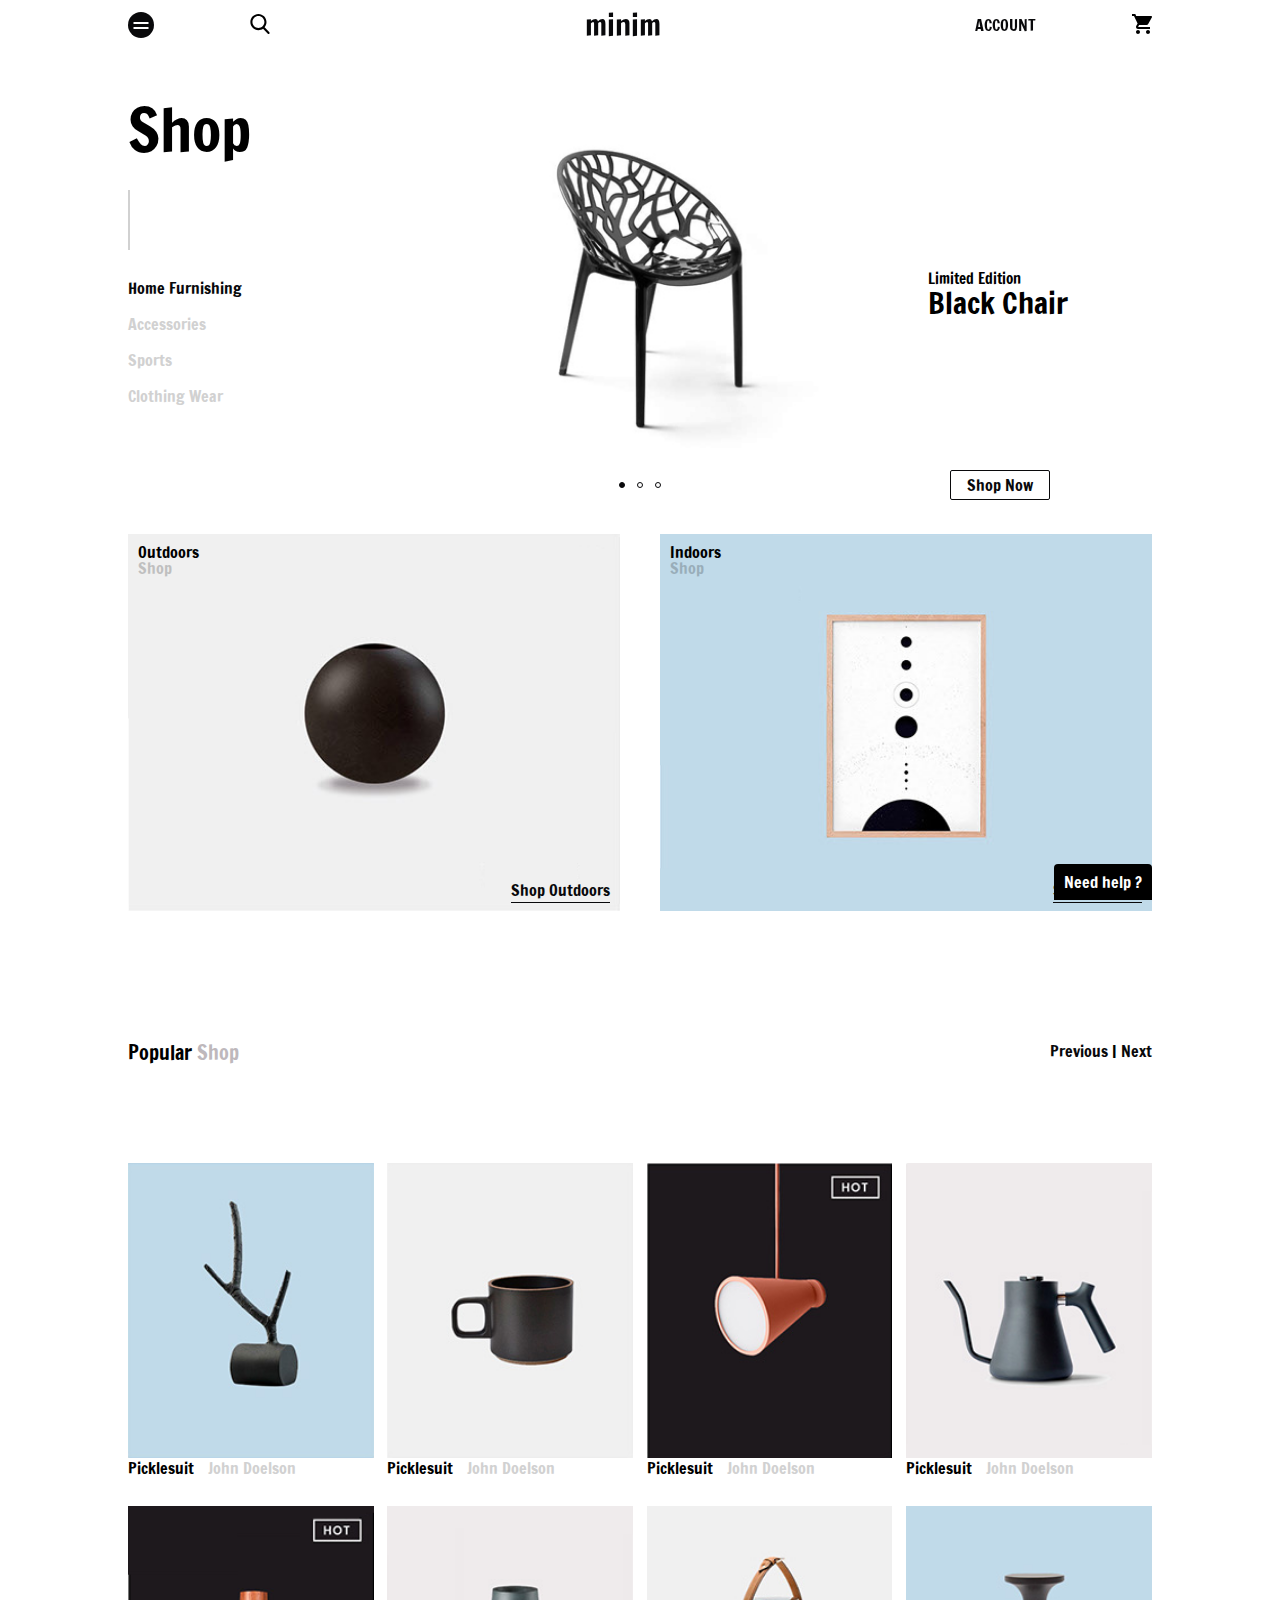
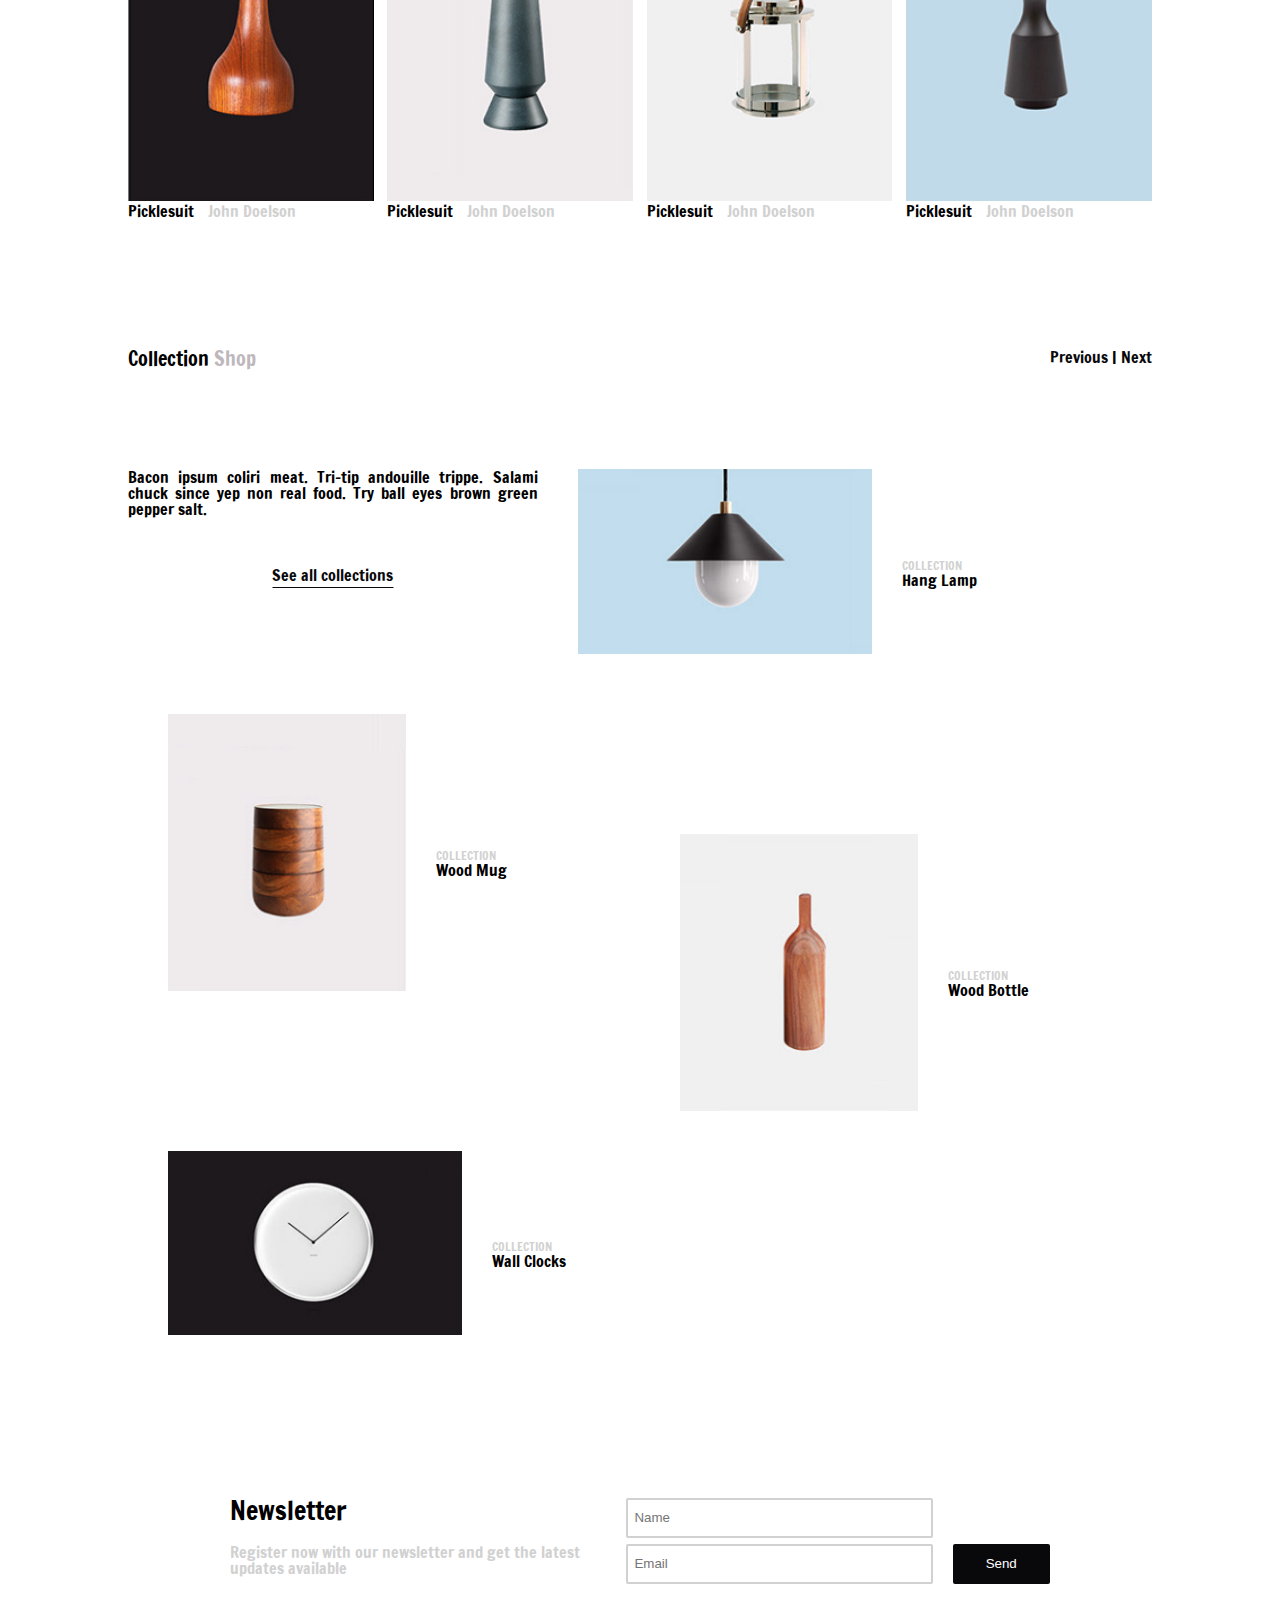
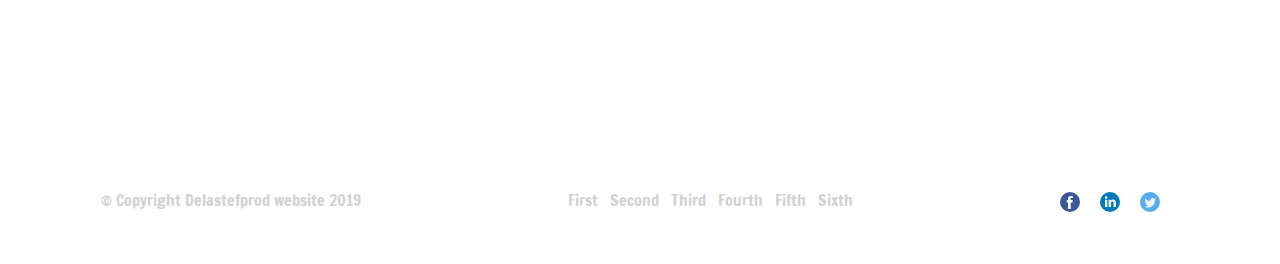
<file: devoteam/index.html>
<!DOCTYPE html>
<html lang="fr">

<head>
	<meta charset="UTF-8">
	<meta name="viewport" content="width=device-width, initial-scale=1.0">
	<meta http-equiv="X-UA-Compatible" content="ie=edge">
	<link rel="apple-touch-icon" sizes="57x57" href="img/favicon/">
	<link rel="apple-touch-icon" sizes="60x60" href="img/favicon//apple-icon-60x60.png">
	<link rel="apple-touch-icon" sizes="72x72" href="img/favicon//apple-icon-72x72.png">
	<link rel="apple-touch-icon" sizes="76x76" href="img/favicon//apple-icon-76x76.png">
	<link rel="apple-touch-icon" sizes="114x114" href="img/favicon//apple-icon-114x114.png">
	<link rel="apple-touch-icon" sizes="120x120" href="img/favicon//apple-icon-120x120.png">
	<link rel="apple-touch-icon" sizes="144x144" href="img/favicon//apple-icon-144x144.png">
	<link rel="apple-touch-icon" sizes="152x152" href="img/favicon//apple-icon-152x152.png">
	<link rel="apple-touch-icon" sizes="180x180" href="img/favicon//apple-icon-180x180.png">
	<link rel="icon" type="image/png" sizes="192x192" href="img/favicon//android-icon-192x192.png">
	<link rel="icon" type="image/png" sizes="32x32" href="img/favicon//favicon-32x32.png">
	<link rel="icon" type="image/png" sizes="96x96" href="img/favicon//favicon-96x96.png">
	<link rel="icon" type="image/png" sizes="16x16" href="img/favicon//favicon-16x16.png">
	<link rel="manifest" href="/manifest.json">
	<meta name="msapplication-TileColor" content="#ffffff">
	<meta name="msapplication-TileImage" content="/ms-icon-144x144.png">
	<meta name="theme-color" content="#ffffff">
	<link rel="stylesheet" href="css/style.css">
	<link href="https://fonts.googleapis.com/css?family=Francois+One&display=swap" rel="stylesheet">
	<title>Minim</title>
</head>

<body>
	<header>
		<nav>
			<a href="#" class="menu"></a>
			<div class="search">
				<a href="productList.html">
					<img src="img/search.svg" alt="search" width="20px" height="20px">
				</a>
			</div>
			<div class="name">
				<a href="#">minim</a>
			</div>
			<div class="account">
				<a href="#">account</a>
			</div>
			<div class="cart">
				<a href="#">
					<img src="img/shopping-cart.svg" alt="cart" width="20px" height="20px">
				</a>
			</div>
		</nav>
	</header>
	<div class="contentWrapper">
		<section class="shopMenuSlider">
			<div class="shopMenu">
				<h1>Shop</h1>
				<ul>
					<li class="active">Home Furnishing</li>
					<li>Accessories</li>
					<li>Sports</li>
					<li>Clothing Wear</li>
				</ul>
			</div>
			<div class="sliderWrapper">
				<img class="imageSlide" src="" alt="">
			</div>
			<div class="slideInfos">
				<h2>
					<span class="topTitle">Limited Edition</span><br />
					Black Chair
				</h2>
			</div>
			<div class="cercleShopNow">
				<div class="cercleWrapper">
					<span class="cercle active"></span>
					<span class="cercle"></span>
					<span class="cercle"></span>
				</div>
				<a href="#">Shop Now</a>
			</div>
		</section>
		<section class="indoorOutdoor">
			<div class="blockInOut">
				<img src="img/boule.png" alt="Boule">
				<div class="title">
					<h2>
						Outdoors<br />
						<span>Shop</span>
					</h2>
				</div>
				<a class="link linkBorder" href="#">Shop Outdoors</a>
				<div class="infos">
				</div>
			</div>
			<div class="blockInOut">
				<img src="img/tableau.png" alt="Boule">
				<div class="title">
					<h2>
						Indoors<br />
						<span>Shop</span>
					</h2>
				</div>
				<a class="link linkBorder" href="#">Shop Indoors</a>
				<div class="infos">
				</div>
			</div>
		</section>
		<section class="titleBetween">
			<h2>
				Popular
				<span>Shop</span>
			</h2>
			<div class="prevNext">
				<a href="#">Previous</a> | <a href="#">Next</a>
			</div>
		</section>
		<section class="itemRow">
			<div class="item">
				<figure>
					<img src="img/cerf.png" alt="Lamp">
					<figcaption>
						Picklesuit <span class="mark">John Doelson</span>
					</figcaption>
				</figure>
			</div>
			<div class="item">
				<figure>
					<img src="img/cup.png" alt="Lamp">
					<figcaption>
						Picklesuit <span class="mark">John Doelson</span>
					</figcaption>
				</figure>
			</div>
			<div class="item">
				<figure>
					<img src="img/light.png" alt="Lamp">
					<figcaption>
						Picklesuit <span class="mark">John Doelson</span>
					</figcaption>
				</figure>
			</div>
			<div class="item">
				<figure>
					<img src="img/tea.png" alt="Lamp">
					<figcaption>
						Picklesuit <span class="mark">John Doelson</span>
					</figcaption>
				</figure>
			</div>
			<div class="item">
				<figure>
					<img src="img/woodlight.png" alt="Lamp">
					<figcaption>
						Picklesuit <span class="mark">John Doelson</span>
					</figcaption>
				</figure>
			</div>
			<div class="item">
				<figure>
					<img src="img/lamp.png" alt="Lamp">
					<figcaption>
						Picklesuit <span class="mark">John Doelson</span>
					</figcaption>
				</figure>
			</div>
			<div class="item">
				<figure>
					<img src="img/strange.png" alt="Lamp">
					<figcaption>
						Picklesuit <span class="mark">John Doelson</span>
					</figcaption>
				</figure>
			</div>
			<div class="item">
				<figure>
					<img src="img/vase.png" alt="Lamp">
					<figcaption>
						Picklesuit <span class="mark">John Doelson</span>
					</figcaption>
				</figure>
			</div>
		</section>
		<section class="titleBetween">
			<h2>
				Collection
				<span>Shop</span>
			</h2>
			<div class="prevNext">
				<a href="#">Previous</a> | <a href="#">Next</a>
			</div>
		</section>
		<section class="collection">
			<div class="row">
				<div class="infos">
					<p>
						Bacon ipsum coliri meat. Tri-tip andouille trippe. Salami chuck since yep non real food. Try
						ball eyes brown
						green pepper salt.
					</p>
					<a href="#" class="link linkBorder">See all collections</a>
				</div>
				<div class="collectionItem">
					<img src="img/hangLamp.png" alt="Collection Hang lamp">
					<p class="description">
						<span class="greyLine">Collection</span><br>
						Hang Lamp
					</p>
				</div>
			</div>
			<div class="row">
				<div class="collectionItem">
					<img src="img/woodmug.png" alt="Wood Mug">
					<p class="description">
						<span class="greyLine">Collection</span><br>
						Wood Mug
					</p>
				</div>
				<div class="collectionItem specialItem">
					<img src="img/woodbottle.png" alt="Wood bottle">
					<p class="description">
						<span class="greyLine">Collection</span><br>
						Wood Bottle
					</p>
				</div>
			</div>
			<div class="row">
				<div class="collectionItem lastItem">
					<img src="img/wallclock.png" alt="Wood Mug">
					<p class="description">
						<span class="greyLine">Collection</span><br>
						Wall Clocks
					</p>
				</div>
			</div>
		</section>
		<section class="newsletter">
			<div class="description">
				<h2>Newsletter</h2>
				<p>
					Register now with our newsletter and get the latest updates available
				</p>
			</div>
			<div class="nameMail">
				<div class="inputText">
					<input type="text" placeholder="Name">
					<input type="email" placeholder="Email">
				</div>
				<input type="submit" value="Send">
			</div>
		</section>
	</div>
	<section class="help">
		<p>
			Need help ?
		</p>
	</section>
	<section class="popin">
		<div class="popinWrapper">
			<img src="img/help.png" alt="Need help">
			<span class="cross">X</span>
			<div class="infos">
				<h2>Need Help ?</h2>
				<p>
					Start a live call with us now to have us attend to any of your enquiries.
				</p>
				<div class="popinBtn">
					<a class="liveChat" href="#">Start a live chat</a>
					<a class="request" href="#">Request for a call back</a>
				</div>
			</div>
		</div>
	</section>
	<footer>
		<div class="copyright">
			© Copyright Delastefprod website 2019
		</div>
		<div class="pageNumber">
			<ul>
				<li><a href="#">First</a></li>
				<li><a href="#">Second</a></li>
				<li><a href="#">Third</a></li>
				<li><a href="#">Fourth</a></li>
				<li><a href="#">Fifth</a></li>
				<li><a href="#">Sixth</a></li>
			</ul>
		</div>
		<div class="social">
			<a href="#">
				<img src="img/facebook.svg" alt="cart" width="20px" height="20px">
			</a>
			<a href="#">
				<img src="img/linkedin.svg" alt="cart" width="20px" height="20px">
			</a>
			<a href="#">
				<img src="img/twitter.svg" alt="cart" width="20px" height="20px">
			</a>
		</div>
	</footer>
	<script src="js/navBar.js"></script>
	<script src="js/main.js"></script>
</body>

</html>
</file>
<file: devoteam/css/style.css>
html, body, div, span, applet, object, iframe,
h1, h2, h3, h4, h5, h6, p, blockquote, pre,
a, abbr, acronym, address, big, cite, code,
del, dfn, em, img, ins, kbd, q, s, samp,
small, strike, strong, sub, sup, tt, var,
b, u, i, center,
dl, dt, dd, ol, ul, li,
fieldset, form, label, legend,
table, caption, tbody, tfoot, thead, tr, th, td,
article, aside, canvas, details, embed,
figure, figcaption, footer, header, hgroup,
menu, nav, output, ruby, section, summary,
time, mark, audio, video {
  margin: 0;
  padding: 0;
  border: 0;
  font-size: 100%;
  font: inherit;
  vertical-align: baseline;
}

/* HTML5 display-role reset for older browsers */
article, aside, details, figcaption, figure,
footer, header, hgroup, menu, nav, section {
  display: block;
}

body {
  line-height: 1;
}

ol, ul {
  list-style: none;
}

blockquote, q {
  quotes: none;
}

blockquote:before, blockquote:after,
q:before, q:after {
  content: '';
  content: none;
}

table {
  border-collapse: collapse;
  border-spacing: 0;
}

a {
  text-decoration: none;
}

* {
  -webkit-box-sizing: border-box;
          box-sizing: border-box;
}

/* Color */
div, p, span {
  font-family: 'Francois One', sans-serif;
}

a,
a:focus,
a:visited,
a:active {
  color: #09090B;
}

a:hover {
  color: gray;
}

nav {
  display: -webkit-box;
  display: -ms-flexbox;
  display: flex;
  height: 50px;
  width: 100%;
  padding: 10px 10%;
  -webkit-box-align: center;
      -ms-flex-align: center;
          align-items: center;
  -webkit-box-pack: justify;
      -ms-flex-pack: justify;
          justify-content: space-between;
  position: fixed;
  top: 0;
  z-index: 100;
}

nav.active {
  background-color: rgba(240, 240, 240, 0.5);
}

nav .menu {
  display: block;
  background-color: #09090B;
  width: 26px;
  height: 26px;
  border-radius: 100%;
  position: relative;
}

nav .menu::before {
  content: "";
  height: 2px;
  width: 15px;
  display: block;
  background-color: #ffffff;
  position: absolute;
  top: 10px;
  left: 50%;
  -webkit-transform: translate(-50%, 0);
          transform: translate(-50%, 0);
}

nav .menu::after {
  content: "";
  height: 2px;
  width: 15px;
  display: block;
  background-color: #ffffff;
  position: absolute;
  top: 15px;
  left: 50%;
  -webkit-transform: translate(-50%, 0);
          transform: translate(-50%, 0);
}

nav .name {
  width: 24%;
  text-align: center;
  font-size: 30px;
}

nav .account {
  text-transform: uppercase;
}

/* Media queries */
@media screen and (min-width: 768px) {
  nav .name {
    width: 50%;
  }
}

.noScroll {
  overflow-y: hidden;
}

.linkBorder {
  border-bottom: 1px solid #09090B;
  padding-bottom: 4px;
}

.contentWrapper {
  margin: 100px 3% 50px 3%;
}

.contentWrapper.blur {
  -webkit-filter: blur(10px);
          filter: blur(10px);
}

.shopMenuSlider {
  margin-bottom: 40px;
}

.shopMenuSlider .shopMenu h1 {
  font-size: 3.75em;
  margin-bottom: 20px;
}

.shopMenuSlider .shopMenu ul li {
  margin-bottom: 20px;
  color: #D1D1D1;
}

.shopMenuSlider .shopMenu ul li.active {
  color: #09090B;
}

.shopMenuSlider .sliderWrapper {
  margin: 20px 0;
}

.shopMenuSlider .sliderWrapper .imageSlide {
  width: 100%;
}

.shopMenuSlider .slideInfos {
  text-align: center;
}

.shopMenuSlider .cercleWrapper {
  display: -webkit-box;
  display: -ms-flexbox;
  display: flex;
  -webkit-box-pack: center;
      -ms-flex-pack: center;
          justify-content: center;
  margin-top: 20px;
}

.shopMenuSlider .cercleWrapper .cercle {
  height: 6px;
  width: 6px;
  border: 1px solid #09090B;
  display: inline-block;
  border-radius: 20px;
  margin: 6px;
}

.shopMenuSlider .cercleWrapper .cercle.active {
  background-color: #09090B;
}

.shopMenuSlider a {
  display: block;
  padding: 6px;
  background-color: #09090B;
  color: white;
  text-align: center;
  border-radius: 2px;
  margin: 20px 0;
}

.blockInOut {
  position: relative;
  display: block;
  width: 100%;
  margin-bottom: 30px;
}

.blockInOut img {
  width: 100%;
}

.blockInOut .title {
  position: absolute;
  top: 10px;
  left: 10px;
}

.blockInOut .title span {
  opacity: 0.2;
}

.blockInOut .link {
  position: absolute;
  bottom: 10px;
  right: 10px;
}

.titleBetween {
  margin: 100px 0;
  display: -webkit-box;
  display: -ms-flexbox;
  display: flex;
  -webkit-box-pack: justify;
      -ms-flex-pack: justify;
          justify-content: space-between;
}

.titleBetween h2 {
  width: 50%;
  font-size: 1.250em;
}

.titleBetween h2 span {
  color: #BEB8BC;
  font-size: 1em;
}

.titleBetween .prevNext {
  width: 50%;
  text-align: right;
}

.itemRow {
  display: -webkit-box;
  display: -ms-flexbox;
  display: flex;
  -ms-flex-wrap: wrap;
      flex-wrap: wrap;
}

.itemRow .item {
  width: 48%;
  margin-bottom: 30px;
}

.itemRow .item:nth-child(2n+1) {
  margin-right: 4%;
}

.itemRow .item img {
  width: 100%;
}

.itemRow .item span {
  color: #D1D1D1;
}

.itemRow .item .mark {
  margin-left: 10px;
}

.collection .infos {
  text-align: justify;
}

.collection .infos .link {
  text-align: center;
  display: inline-block;
  margin: 50px 0 50px 50%;
  -webkit-transform: translateX(-50%);
          transform: translateX(-50%);
}

.collection .collectionItem {
  margin-bottom: 20px;
}

.collection .collectionItem .row {
  display: -webkit-box;
  display: -ms-flexbox;
  display: flex;
}

.collection .collectionItem img {
  width: 100%;
}

.collection .collectionItem .description {
  text-align: center;
  margin-top: 20px;
}

.collection .collectionItem .description .greyLine {
  color: #D1D1D1;
  text-transform: uppercase;
  font-size: 0.75em;
}

.newsletter .description h2 {
  font-size: 1.625em;
  margin-bottom: 20px;
}

.newsletter .description p {
  color: #D1D1D1;
}

.newsletter .nameMail {
  text-align: center;
  margin-top: 20px;
}

.newsletter .nameMail input {
  width: 100%;
  margin-bottom: 6px;
  padding: 6px;
  border: 2px solid #D1D1D1;
  border-radius: 2px;
}

.newsletter .nameMail input[type=submit] {
  color: #ffffff;
  background-color: #09090B;
  border: none;
}

.help {
  position: fixed;
  bottom: 0;
  right: 10%;
  background-color: black;
  padding: 10px;
  color: white;
  border-top-right-radius: 4px;
  border-top-left-radius: 4px;
  cursor: pointer;
}

.help.none {
  display: none;
}

.popin {
  z-index: 200;
  position: fixed;
  left: 50%;
  top: 50%;
  -webkit-transform: translate(-50%, -50%);
          transform: translate(-50%, -50%);
  width: 100%;
  padding: 10px;
  background-color: #ffffff;
  display: none;
}

.popin.activePopin {
  display: block;
  width: 50%;
}

.popin.activePopin img {
  width: 100%;
}

.popin.activePopin .infos h2 {
  font-size: 3.75em;
}

.popin .cross {
  position: absolute;
  top: 10px;
  right: 10px;
  cursor: pointer;
}

.popin .popinBtn .liveChat {
  display: block;
  width: 100%;
  text-align: center;
  cursor: pointer;
  background-color: #09090B;
  padding: 6px 20px;
  color: #ffffff;
  margin: 10px 0;
}

.popin .popinBtn .request {
  display: inline-block;
  width: 100%;
  text-align: center;
  cursor: pointer;
  border-bottom: 1px solid #09090B;
}

footer {
  display: -webkit-box;
  display: -ms-flexbox;
  display: flex;
  -webkit-box-orient: vertical;
  -webkit-box-direction: reverse;
      -ms-flex-direction: column-reverse;
          flex-direction: column-reverse;
  color: #D1D1D1;
}

footer .copyright {
  text-align: center;
}

footer .pageNumber {
  margin: 20px 0;
}

footer .pageNumber ul {
  display: -webkit-box;
  display: -ms-flexbox;
  display: flex;
  -webkit-box-pack: center;
      -ms-flex-pack: center;
          justify-content: center;
}

footer .pageNumber ul li {
  padding: 0 6px;
}

footer .pageNumber ul li a {
  color: #D1D1D1;
}

footer .pageNumber ul li a:hover {
  color: #09090B;
}

footer .social {
  display: -webkit-box;
  display: -ms-flexbox;
  display: flex;
  -ms-flex-pack: distribute;
      justify-content: space-around;
}

/* ---------------------------------------------------------------------------*/
/* ------------------------- Media queries -----------------------------------*/
/* -------------------------------------------------------------------------- */
@media screen and (min-width: 768px) {
  .contentWrapper {
    margin: 100px 10% 100px 10%;
  }
  .shopMenuSlider {
    display: -webkit-box;
    display: -ms-flexbox;
    display: flex;
    -webkit-box-pack: justify;
        -ms-flex-pack: justify;
            justify-content: space-between;
    -ms-flex-wrap: wrap;
        flex-wrap: wrap;
  }
  .shopMenuSlider .shopMenu {
    width: 30%;
  }
  .shopMenuSlider .shopMenu h1::after {
    content: "";
    display: block;
    height: 60px;
    width: 2px;
    background-color: #D1D1D1;
    margin: 30px 0;
  }
  .shopMenuSlider .sliderWrapper {
    width: 40%;
  }
  .shopMenuSlider .slideInfos {
    width: 30%;
    display: -webkit-box;
    display: -ms-flexbox;
    display: flex;
    -webkit-box-pack: center;
        -ms-flex-pack: center;
            justify-content: center;
    -webkit-box-align: center;
        -ms-flex-align: center;
            align-items: center;
    text-align: initial;
  }
  .shopMenuSlider .slideInfos h2 {
    font-size: 1.875em;
  }
  .shopMenuSlider .slideInfos h2 .topTitle {
    font-size: 0.5em;
  }
  .shopMenuSlider .cercleShopNow {
    width: 100%;
    position: relative;
  }
  .shopMenuSlider .cercleShopNow .cercleWrapper {
    margin: 0;
  }
  .shopMenuSlider .cercleShopNow a {
    position: absolute;
    right: 10%;
    top: 50%;
    -webkit-transform: translateY(-50%);
            transform: translateY(-50%);
    display: block;
    padding: 6px 16px;
    background-color: #ffffff;
    color: #09090B;
    text-align: center;
    border: 1px solid #09090B;
    border-radius: 2px;
    margin: 0;
  }
  .shopMenuSlider .cercleShopNow a:hover {
    background-color: #09090B;
    color: #ffffff;
  }
  .indoorOutdoor {
    display: -webkit-box;
    display: -ms-flexbox;
    display: flex;
  }
  .indoorOutdoor .blockInOut {
    width: 48%;
  }
  .indoorOutdoor .blockInOut:first-child {
    margin-right: 4%;
  }
  .itemRow .item {
    width: 24%;
    margin-right: 1.33%;
  }
  .itemRow .item:nth-child(2n+1) {
    margin-right: 1.33%;
  }
  .itemRow .item:nth-child(4), .itemRow .item:nth-child(8) {
    margin-right: 0;
  }
  .collection .row {
    display: -webkit-box;
    display: -ms-flexbox;
    display: flex;
    margin-bottom: 40px;
  }
  .collection .infos {
    width: 40%;
  }
  .collection .collectionItem {
    width: 60%;
    display: -webkit-box;
    display: -ms-flexbox;
    display: flex;
    padding: 0 40px;
    -webkit-box-align: center;
        -ms-flex-align: center;
            align-items: center;
  }
  .collection .collectionItem img {
    width: 55%;
    margin-right: 30px;
  }
  .collection .collectionItem .description {
    text-align: left;
  }
  .collection .collectionItem.specialItem {
    position: relative;
    top: 120px;
  }
  .collection .collectionItem.lastItem {
    margin-top: 100px;
  }
  .newsletter {
    display: -webkit-box;
    display: -ms-flexbox;
    display: flex;
    -webkit-box-align: start;
        -ms-flex-align: start;
            align-items: flex-start;
    padding: 10%;
  }
  .newsletter .nameMail {
    margin: 0;
    display: -webkit-box;
    display: -ms-flexbox;
    display: flex;
    -webkit-box-align: end;
        -ms-flex-align: end;
            align-items: flex-end;
    padding-left: 20px;
  }
  .newsletter .nameMail input {
    height: 40px;
  }
  .newsletter .nameMail input[type=submit] {
    -webkit-box-align: end;
        -ms-flex-align: end;
            align-items: flex-end;
    width: 120px;
    margin-left: 20px;
  }
  .popin {
    width: 60%;
  }
  .popin.activePopin {
    display: -webkit-box;
    display: -ms-flexbox;
    display: flex;
    width: unset;
  }
  .popin.activePopin .popinWrapper {
    display: -webkit-box;
    display: -ms-flexbox;
    display: flex;
  }
  .popin.activePopin .popinWrapper img {
    -o-object-fit: contain;
       object-fit: contain;
    width: 50%;
  }
  .popin.activePopin .infos {
    display: -webkit-box;
    display: -ms-flexbox;
    display: flex;
    -webkit-box-orient: vertical;
    -webkit-box-direction: normal;
        -ms-flex-direction: column;
            flex-direction: column;
    -webkit-box-pack: center;
        -ms-flex-pack: center;
            justify-content: center;
    padding: 0 4%;
    width: 100%;
  }
  .popin.activePopin .infos h2 {
    font-size: 2em;
    margin-bottom: 30px;
  }
  .popin.activePopin .infos p {
    margin-bottom: 30px;
    font-size: 0.75em;
  }
  .popin.activePopin .infos .popinBtn {
    display: -webkit-box;
    display: -ms-flexbox;
    display: flex;
    -webkit-box-align: center;
        -ms-flex-align: center;
            align-items: center;
    font-size: 0.75em;
  }
  .popin.activePopin .infos .popinBtn a.liveChat {
    margin-right: 5px;
    padding: 10px;
  }
  .popin.activePopin .infos .popinBtn a.request {
    margin-left: 5px;
    padding: 6px 0;
  }
  footer {
    -webkit-box-orient: horizontal;
    -webkit-box-direction: normal;
        -ms-flex-direction: row;
            flex-direction: row;
    -ms-flex-pack: distribute;
        justify-content: space-around;
    margin-bottom: 50px;
  }
  footer .pageNumber {
    margin: 0;
  }
  footer .social a {
    margin-right: 20px;
  }
}

.breadcrumb {
  margin: 100px 10% 0 10%;
  text-align: center;
}

.breadcrumb .home h2 {
  font-size: 2em;
  margin-bottom: 20px;
}

.breadcrumb .sortBy a.selected:hover {
  color: #a6c7dd;
}

.breadcrumb .sortBy a.selected:active {
  color: #a6c7dd;
}

.breadcrumb .sortBy a.selected:visited {
  color: #a6c7dd;
}

.breadcrumb .sortBy a.selected:focus {
  color: #a6c7dd;
}

.productListWrapper {
  margin: 50px 13% 50px 13%;
}

.productListWrapper .homeDecorFilterBy {
  display: -webkit-box;
  display: -ms-flexbox;
  display: flex;
  -webkit-box-orient: vertical;
  -webkit-box-direction: normal;
      -ms-flex-direction: column;
          flex-direction: column;
  -webkit-box-pack: justify;
      -ms-flex-pack: justify;
          justify-content: space-between;
  -webkit-box-align: center;
      -ms-flex-align: center;
          align-items: center;
  margin-bottom: 20px;
}

.productListWrapper .homeDecorFilterBy .homeDecor {
  font-size: 1.625em;
  display: -webkit-box;
  display: -ms-flexbox;
  display: flex;
  -webkit-box-orient: vertical;
  -webkit-box-direction: normal;
      -ms-flex-direction: column;
          flex-direction: column;
}

.productListWrapper .homeDecorFilterBy .homeDecor .title {
  margin-bottom: 20px;
}

.productListWrapper .homeDecorFilterBy .homeDecor .littleSelection {
  font-size: 0.5em;
  position: relative;
  top: -6px;
  text-align: center;
  margin-left: 20px;
}

.productListWrapper .homeDecorFilterBy .filterBy {
  display: inline-block;
  border: 1px solid #09090B;
  cursor: pointer;
  padding: 6px 16px;
}

.productListWrapper .itemList {
  display: -webkit-box;
  display: -ms-flexbox;
  display: flex;
  -ms-flex-wrap: wrap;
      flex-wrap: wrap;
  margin-top: 10%;
}

.productListWrapper .itemList .item {
  width: 45%;
  display: -webkit-box;
  display: -ms-flexbox;
  display: flex;
  -webkit-box-orient: vertical;
  -webkit-box-direction: normal;
      -ms-flex-direction: column;
          flex-direction: column;
  text-align: center;
  margin-bottom: 20px;
}

.productListWrapper .itemList .item:nth-child(odd) {
  margin-right: 10%;
}

.productListWrapper .itemList .item img {
  -o-object-fit: contain;
     object-fit: contain;
}

.productListWrapper .itemList .item .infosPrice {
  margin-top: 6%;
}

.productListWrapper .itemList .item .infosPrice .creator {
  color: #D1D1D1;
  display: inline-block;
}

.productListWrapper .previousNext {
  display: -webkit-box;
  display: -ms-flexbox;
  display: flex;
  -webkit-box-pack: justify;
      -ms-flex-pack: justify;
          justify-content: space-between;
  margin-top: 20%;
}

/* ---------------------------------------------------------------------------*/
/* ------------------------- Media queries -----------------------------------*/
/* -------------------------------------------------------------------------- */
@media screen and (min-width: 768px) {
  .breadcrumb {
    display: -webkit-box;
    display: -ms-flexbox;
    display: flex;
    -webkit-box-pack: justify;
        -ms-flex-pack: justify;
            justify-content: space-between;
  }
  .breadcrumb .home h2 {
    font-size: 1em;
  }
  .productListWrapper {
    margin: 50px 13% 50px 13%;
  }
  .productListWrapper .homeDecorFilterBy {
    display: -webkit-box;
    display: -ms-flexbox;
    display: flex;
    -webkit-box-orient: horizontal;
    -webkit-box-direction: normal;
        -ms-flex-direction: row;
            flex-direction: row;
    -webkit-box-pack: justify;
        -ms-flex-pack: justify;
            justify-content: space-between;
    -webkit-box-align: center;
        -ms-flex-align: center;
            align-items: center;
  }
  .productListWrapper .homeDecorFilterBy .homeDecor {
    font-size: 1.625em;
    display: -webkit-box;
    display: -ms-flexbox;
    display: flex;
    -webkit-box-orient: horizontal;
    -webkit-box-direction: normal;
        -ms-flex-direction: row;
            flex-direction: row;
  }
  .productListWrapper .homeDecorFilterBy .homeDecor .title {
    margin: 0;
  }
  .productListWrapper .homeDecorFilterBy .homeDecor .littleSelection {
    font-size: 0.5em;
    position: relative;
    top: 8px;
  }
  .productListWrapper .homeDecorFilterBy .filterBy {
    display: inline-block;
    border: 1px solid #09090B;
    cursor: pointer;
    padding: 6px 16px;
  }
  .productListWrapper .itemList .item {
    width: 25%;
  }
  .productListWrapper .itemList .item:nth-child(odd) {
    margin: 0;
  }
  .productListWrapper .itemList .item .infosPrice {
    width: 120px;
    text-align: left;
    margin: 20px auto;
  }
  .productListWrapper .itemList .item .infosPrice .creator {
    display: unset;
  }
}
/*# sourceMappingURL=style.css.map */
</file>
